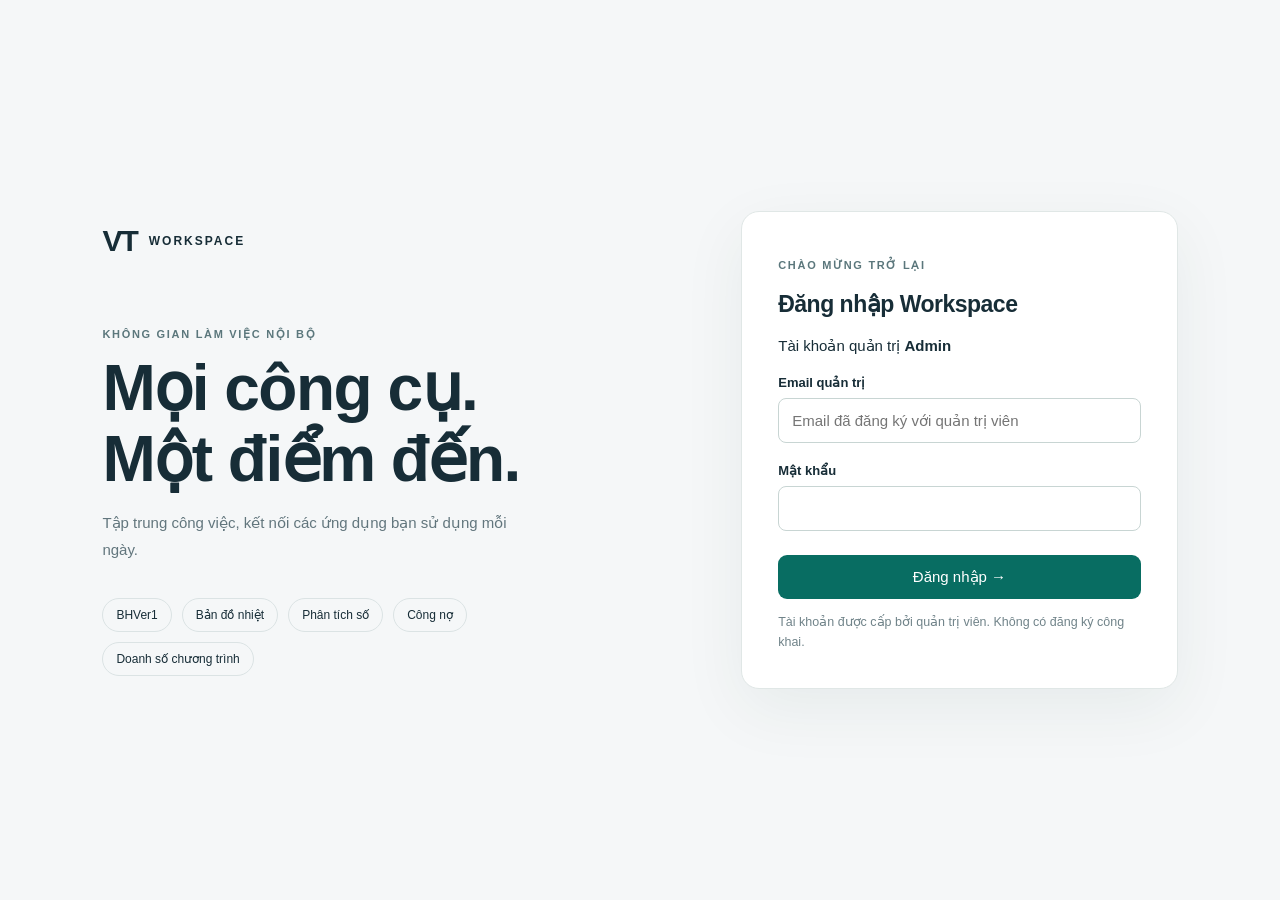
<file: index.html>
<!doctype html>
<html lang="vi">
<head>
<meta charset="utf-8"><meta name="viewport" content="width=device-width,initial-scale=1">
<meta name="referrer" content="no-referrer">
<title>VT Workspace · Cổng ứng dụng</title>
<link rel="stylesheet" href="styles.css">
<script src="config.js" defer></script><script src="app.js?v=doanhso-20261022" defer></script>
</head>
<body>
<section id="login" class="login">
 <div class="intro"><div class="brand">VT<span>WORKSPACE</span></div><p class="eyebrow">KHÔNG GIAN LÀM VIỆC NỘI BỘ</p><h1>Mọi công cụ.<br>Một điểm đến.</h1><p>Tập trung công việc, kết nối các ứng dụng bạn sử dụng mỗi ngày.</p><div class="pills"><span>BHVer1</span><span>Bản đồ nhiệt</span><span>Phân tích số</span><span>Công nợ</span><span>Doanh số chương trình</span></div></div>
 <form id="login-form" class="login-card"><p class="eyebrow">CHÀO MỪNG TRỞ LẠI</p><h2>Đăng nhập Workspace</h2><p>Tài khoản quản trị <strong>Admin</strong></p><label for="email">Email quản trị</label><input id="email" type="email" autocomplete="username" required placeholder="Email đã đăng ký với quản trị viên"><label for="password">Mật khẩu</label><input id="password" type="password" autocomplete="current-password" required><button id="submit" type="submit">Đăng nhập →</button><p id="auth-status" role="status" aria-live="polite"></p><small>Tài khoản được cấp bởi quản trị viên. Không có đăng ký công khai.</small></form>
</section>
<div id="workspace" class="workspace" hidden>
 <aside><div class="brand">VT<span>WORKSPACE</span></div><p class="eyebrow">KHÔNG GIAN LÀM VIỆC</p><nav id="menu" aria-label="Ứng dụng"></nav><div class="account"><b>Admin</b><small>Quản trị viên</small><button id="logout">Đăng xuất</button></div></aside>
 <main><header><span>Cổng ứng dụng / <b id="breadcrumb">Tổng quan</b></span><span class="badge">Nội bộ</span></header>
 <section id="home"><p class="eyebrow">VT WORKSPACE</p><h1>Chào Admin,</h1><p class="subtitle">Hôm nay bạn muốn làm việc với công cụ nào?</p><div class="summary"><div><span>KHÔNG GIAN CỦA BẠN</span><h2>Năm công cụ, kết nối liền mạch.</h2><p>Chọn một ứng dụng để bắt đầu ngay trong Workspace.</p></div><strong>05<small>ỨNG DỤNG</small></strong></div><div class="section-title"><h2>Ứng dụng của bạn</h2><span>Truy cập nhanh</span></div><div id="cards" class="cards"></div><p class="footnote">Nếu ứng dụng không hiển thị trong khung, hãy chọn “Mở tab mới”.</p></section>
 <section id="tool" hidden><div class="tool-heading"><div><p class="eyebrow">ỨNG DỤNG</p><h1 id="tool-title"></h1></div><div class="tool-actions"><button id="expand-tool" type="button" aria-pressed="false">Phóng to ⛶</button><a id="external" class="button" target="_blank" rel="noopener noreferrer">Mở tab mới ↗</a></div></div><p id="frame-status" role="status">Đang mở ứng dụng… Nếu khung trống hoặc báo lỗi, dùng “Mở tab mới”.</p><iframe id="frame" title="Ứng dụng đang chọn" referrerpolicy="no-referrer" sandbox="allow-scripts allow-same-origin allow-forms allow-downloads allow-popups allow-popups-to-escape-sandbox allow-modals"></iframe></section>
 </main>
</div>
</body></html>
</file>
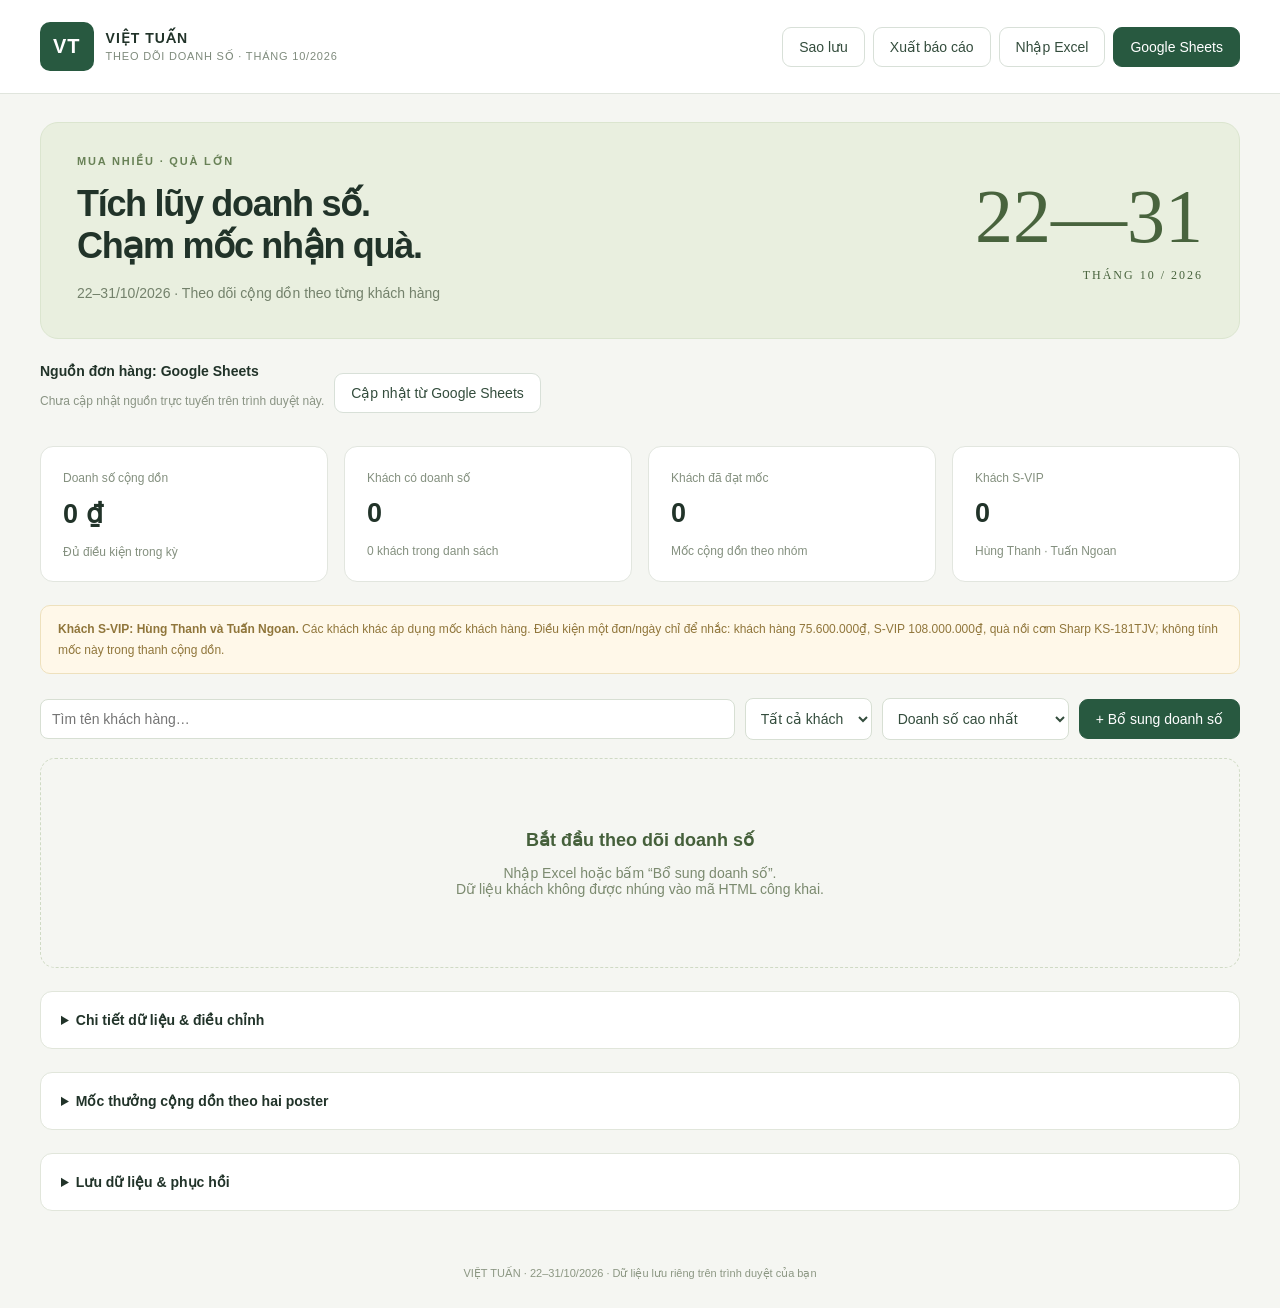
<file: doanh-so/index.html>
<!doctype html>
<html lang="vi">
<head>
<meta charset="utf-8"><meta name="viewport" content="width=device-width,initial-scale=1">
<title>Việt Tuấn · Tiến độ doanh số</title>
<style>
:root{font-family:Inter,'Segoe UI',Arial,sans-serif;color:#213329;background:#f5f6f2;font-size:14px}*{box-sizing:border-box}body{margin:0}button,input,select{font:inherit}button{cursor:pointer;border:1px solid #d8e0d8;background:white;color:#344d3d;padding:11px 16px;border-radius:9px}button:hover{background:#edf2ea}button:disabled{opacity:.5;cursor:wait}.primary{background:#285940;border-color:#285940;color:#fff}.primary:hover{background:#1a422d}header{background:#fff;border-bottom:1px solid #e0e5dd;padding:22px max(24px,calc((100% - 1200px)/2));display:flex;align-items:center;justify-content:space-between;gap:16px}.brand{display:flex;align-items:center;gap:12px;font-weight:800;letter-spacing:1px}.monogram{background:#285940;color:white;border-radius:10px;padding:13px;font-size:20px}.sub{font-size:11px;color:#7f8b7d;letter-spacing:.8px;font-weight:500;margin-top:4px}.actions{display:flex;gap:8px;flex-wrap:wrap}main{max-width:1248px;margin:auto;padding:28px 24px}h1{font-size:36px;letter-spacing:-1.3px;font-weight:700;margin:15px 0}h2{font-size:18px;margin:0 0 14px}p{line-height:1.7}.hero{background:#e9efdf;border:1px solid #dbe5cf;border-radius:18px;padding:32px 36px;display:flex;justify-content:space-between;align-items:center}.eyebrow{color:#688156;font-weight:700;font-size:11px;letter-spacing:1.8px}.hero p{color:#73816b;margin:0}.date{font:76px Georgia,serif;color:#48633d;line-height:1}.date small{display:block;font:12px 'Segoe UI';letter-spacing:2px;margin-top:14px;text-align:right}.stats{display:grid;grid-template-columns:repeat(4,1fr);gap:16px;margin:23px 0}.stat{border:1px solid #e2e6df;background:white;border-radius:13px;padding:22px}.stat span{color:#84907f;font-size:12px}.stat strong{display:block;font-size:27px;margin:13px 0}.note{background:#fff8e9;border:1px solid #eee1bd;color:#90763b;border-radius:10px;padding:13px 17px;font-size:12px;line-height:1.7;margin:18px 0}.toolbar{display:flex;gap:10px;align-items:center;margin:24px 0 18px;flex-wrap:wrap}input,select{border:1px solid #d7dfd3;background:white;border-radius:8px;padding:11px;color:#344d3d}input[type=search]{flex:1;min-width:180px}.cards{display:grid;grid-template-columns:repeat(3,minmax(0,1fr));gap:18px}.card{background:white;border:1px solid #e0e6da;border-radius:15px;padding:24px;animation:appear .4s ease}.card.vip{border-color:#dbc68b;background:linear-gradient(140deg,#fffdf7,#fff)}.row{display:flex;justify-content:space-between;align-items:center;gap:12px}.name{font-weight:700;font-size:16px;line-height:1.5}.badge{display:inline-block;background:#edf2e9;color:#607653;font-size:10px;letter-spacing:.4px;padding:5px 9px;border-radius:6px;white-space:nowrap}.vip .badge{background:#f6edcf;color:#a27d27}.money{font-size:28px;font-weight:700;letter-spacing:-.7px;margin:24px 0 5px;font-variant-numeric:tabular-nums}.muted{color:#8a9484;font-size:12px}.track{height:12px;background:#eef2e9;border-radius:30px;overflow:hidden;margin:13px 0;position:relative}.fill{height:100%;width:0;min-width:0;background:linear-gradient(90deg,#6e9958,#2d6545);border-radius:30px;transition:width 1.1s cubic-bezier(.18,.75,.25,1);position:relative;overflow:hidden}.vip .fill{background:linear-gradient(90deg,#d5b464,#b68d37)}.fill:after{content:'';position:absolute;inset:0;width:50%;background:linear-gradient(90deg,transparent,#ffffff50,transparent);animation:shine 2.4s linear infinite}.next{font-size:12px;line-height:1.7;color:#697a5d;min-height:42px}.milestones{margin:18px 0 0;border-top:1px solid #edf0e7;padding-top:12px}.milestone{display:flex;gap:8px;align-items:flex-start;font-size:11px;color:#929b8b;padding:7px 0;line-height:1.5}.dot{width:14px;height:14px;border:1px solid #d7dfcf;border-radius:50%;flex-shrink:0;margin-top:2px;text-align:center;font-size:9px}.milestone.met{color:#3c7148}.met .dot{background:#4a7e50;border-color:#4a7e50;color:white}.empty{grid-column:1/-1;padding:70px 25px;text-align:center;border:1px dashed #cfdac4;border-radius:15px;color:#7b8a6f}.empty h2{color:#45603b}details{background:white;border:1px solid #e1e6db;border-radius:12px;padding:20px;margin-top:23px}summary{cursor:pointer;font-weight:600}details p{color:#7b886f;font-size:12px}.tablewrap{overflow:auto;margin-top:15px}table{width:100%;border-collapse:collapse;text-align:left;font-size:12px}td,th{padding:12px;border-bottom:1px solid #edf0e7;vertical-align:top}th{color:#7d8e72;white-space:nowrap}td small{display:block;margin-top:5px;color:#95a18c}td button{font-size:11px;padding:5px 9px}dialog{border:1px solid #dbe2d3;border-radius:16px;padding:28px;max-width:650px;width:calc(100% - 32px);max-height:90vh}dialog::backdrop{background:#1b302866;backdrop-filter:blur(3px)}.form{display:grid;grid-template-columns:1fr 1fr;gap:16px;margin:22px 0}label{display:grid;gap:8px;font-size:12px;color:#778a6c}.full{grid-column:1/-1}.check{display:flex;gap:10px;align-items:center}.check input{width:17px;height:17px}#message:not(:empty){background:#e5efdd;padding:13px 18px;border-radius:9px;margin-bottom:18px;color:#446b35}#message.error{background:#fbe9e1;color:#9b4b34}.upload{border:1px dashed #c2cfb6;border-radius:12px;padding:22px;background:#f7faf4;margin:20px 0}.upload input{max-width:100%}.loader{height:5px;background:#edf2e7;border-radius:6px;overflow:hidden;margin:14px 0}.loader span{display:block;width:40%;height:100%;background:#6b9154;animation:loading 1s ease-in-out infinite}footer{color:#8c9783;font-size:11px;text-align:center;padding:28px}button:focus-visible,input:focus-visible,select:focus-visible,summary:focus-visible{outline:3px solid #b1c198;outline-offset:3px}[hidden]{display:none!important}@keyframes shine{from{left:-60%}to{left:120%}}@keyframes loading{from{transform:translateX(-100%)}to{transform:translateX(350%)}}@keyframes appear{from{opacity:0;transform:translateY(8px)}to{opacity:1;transform:translateY(0)}}@media(min-width:1450px){.cards{grid-template-columns:repeat(3,minmax(0,1fr))}}@media(max-width:1000px){.cards{grid-template-columns:repeat(2,minmax(0,1fr))}.stats{grid-template-columns:repeat(2,1fr)}}@media(max-width:650px){header{align-items:flex-start;flex-direction:column;padding:18px}.hero{padding:24px}.date{display:none}h1{font-size:28px}.cards{grid-template-columns:1fr}main{padding:20px 16px}.stats{gap:10px}.stat{padding:17px}.stat strong{font-size:22px}.form{grid-template-columns:1fr}.full{grid-column:1}.toolbar button{flex:1}.card{padding:22px}}@media(prefers-reduced-motion:reduce){*,*:after{animation:none!important;transition:none!important}}
</style>
</head>
<body>
<header><div class="brand"><div class="monogram">VT</div><div>VIỆT TUẤN<div class="sub">THEO DÕI DOANH SỐ · THÁNG 10/2026</div></div></div><div class="actions"><button id="backup">Sao lưu</button><button id="csv">Xuất báo cáo</button><button id="open-import">Nhập Excel</button><button class="primary" id="open-google">Google Sheets</button></div></header>
<main><div id="message" role="status" aria-live="polite"></div><div class="hero"><div><div class="eyebrow">MUA NHIỀU · QUÀ LỚN</div><h1>Tích lũy doanh số.<br>Chạm mốc nhận quà.</h1><p>22–31/10/2026 · Theo dõi cộng dồn theo từng khách hàng</p></div><div class="date">22—31<small>THÁNG 10 / 2026</small></div></div>
<div class="toolbar"><div><b>Nguồn đơn hàng: Google Sheets</b><p id="source-status" class="muted">Chưa cập nhật nguồn trực tuyến trên trình duyệt này.</p></div><button id="sync-google">Cập nhật từ Google Sheets</button></div><div class="stats" id="stats"></div>
<div class="note"><b>Khách S‑VIP: Hùng Thanh và Tuấn Ngoan.</b> Các khách khác áp dụng mốc khách hàng. Điều kiện một đơn/ngày chỉ để nhắc: khách hàng 75.600.000₫, S‑VIP 108.000.000₫, quà nồi cơm Sharp KS-181TJV; không tính mốc này trong thanh cộng dồn.</div>
<div class="toolbar"><input type="search" id="search" placeholder="Tìm tên khách hàng…" aria-label="Tìm khách"><select id="group" aria-label="Nhóm khách"><option value="all">Tất cả khách</option><option value="regular">Khách hàng</option><option value="svip">S-VIP</option><option value="met">Đã đạt mốc</option></select><select id="sort" aria-label="Sắp xếp"><option value="sales">Doanh số cao nhất</option><option value="next">Gần đạt mốc tiếp theo</option><option value="name">Tên khách A–Z</option></select><button id="add" class="primary">+ Bổ sung doanh số</button></div>
<div id="cards" class="cards"></div>
<details><summary>Chi tiết dữ liệu & điều chỉnh</summary><p>Dòng trong kỳ, xác nhận đã gồm VAT 8% mới cộng vào doanh số. Điều hòa Daikin bị loại. Dữ liệu chưa rõ sản phẩm/VAT cần được xác nhận. Hủy dòng cũ trước khi nhập lại giao dịch đã sửa.</p><div id="quality"></div><div class="toolbar"><input id="line-search" type="search" placeholder="Tìm khách hoặc sản phẩm trong dữ liệu…" aria-label="Tìm dòng"><select id="line-period" aria-label="Kỳ dữ liệu"><option value="campaign">Trong kỳ chương trình</option><option value="all">Tất cả ngày</option></select></div><div id="lines" class="tablewrap"></div><div id="pager" class="row"></div></details>
<details><summary>Mốc thưởng cộng dồn theo hai poster</summary><div id="rules" class="tablewrap"></div><p>Các mốc hiển thị là điều kiện đạt, không xác nhận quà được cộng dồn. Nguồn: hai poster khách hàng và S-VIP. Tiền đã gồm VAT 8%. Không tính doanh số điều hòa Daikin. File Tồn - Giá.xlsx ban đầu chưa có đơn trong kỳ 22–31/10, nên nhập file gốc sẽ chưa phát sinh doanh số kỳ này.</p></details>
<details><summary>Lưu dữ liệu & phục hồi</summary><p>Ứng dụng HTML chạy ngay trên GitHub Pages, không cần máy chủ hay tài khoản. Dữ liệu nằm trong trình duyệt này, không tự đồng bộ giữa máy/điện thoại. Sao lưu JSON thường xuyên. Không đưa Excel hoặc bản sao lưu chứa dữ liệu khách lên repository công khai.</p><label>Phục hồi từ bản sao lưu JSON<input type="file" id="restore-file" accept=".json"></label><p>Phục hồi ghép với dữ liệu hiện có theo mã dòng, giữ bản hiện có nếu trùng mã.</p><button id="restore">Nhập bản sao lưu</button></details>
</main><footer>VIỆT TUẤN · 22–31/10/2026 · Dữ liệu lưu riêng trên trình duyệt của bạn</footer>
<dialog id="entry"><h2>Bổ sung doanh số khách hàng</h2><p class="muted">Nhập thành tiền thực tế của một sản phẩm hoặc phần doanh số đã đối soát. Không nhập trùng các giao dịch đã có trong Excel.</p><form id="entry-form"><div class="form"><label class="full">Tên khách hàng<input name="customer" list="customer-names" required placeholder="VD: Điện Máy Hùng Thanh HY"><datalist id="customer-names"></datalist></label><label>Ngày ghi nhận<input type="date" name="date" value="2026-10-22" required></label><label>Thành tiền (VND)<input type="number" name="amount" min="1" max="9000000000000" step="1" required></label><label class="full">Sản phẩm / ghi chú đối soát<input name="product" required placeholder="VD: Máy giặt Panasonic hoặc doanh số đã đối soát"></label><label>Hãng (nếu có)<input name="brand"></label><label>Loại doanh số<select name="classification"><option value="auto">Tự nhận diện sản phẩm</option><option value="include">Đã đối soát, không gồm điều hòa Daikin</option><option value="review">Chưa rõ, chờ đối soát</option></select></label><label class="full check"><input type="checkbox" name="vat"> Xác nhận số tiền đã gồm VAT 8%</label></div><div class="actions"><button type="button" data-close="entry">Đóng</button><button class="primary">Lưu doanh số</button></div></form></dialog>
<dialog id="import-dialog"><h2>Nhập Excel bán hàng</h2><p class="muted">Đọc sheet Đơn hàng và Danh sách khách theo cấu trúc Tồn - Giá.xlsx. Không lấy tồn kho nhân giá làm doanh số.</p><div class="upload"><label>Chọn file .xlsx (tối đa 12 MB)<input type="file" id="excel" accept=".xlsx"></label></div><div class="form"><label>Cột thành tiền<select id="amount-column"><option>Tổng tiền</option><option>Giá trị đã trừ chiết khấu</option><option>Giá trị</option></select></label><label class="check"><input type="checkbox" id="excel-vat"> Xác nhận tiền đã gồm VAT 8%</label></div><div id="busy" hidden><div class="loader"><span></span></div><p class="muted">Đang đọc và kiểm tra dữ liệu…</p></div><div id="preview"></div><div class="actions"><button data-close="import-dialog">Đóng</button><button id="inspect">Kiểm tra tệp</button><button id="commit" class="primary" hidden>Xác nhận nhập</button></div></dialog>
<dialog id="google-dialog"><h2>Kết nối nguồn đơn hàng</h2><p>Tab <b>Đơn hàng</b> · Tệp <b>Tồn - Giá</b></p><p><a id="google-source-link" target="_blank" rel="noopener noreferrer">Mở bảng nguồn Google Sheets ↗</a></p><p class="muted">Đọc Số, Ngày, Đối tượng, Nội dung, Tổng tiền và Hãng. Không chỉnh sửa bảng nguồn. Các lần cập nhật thay thế dữ liệu Google trước đó, giữ riêng doanh số bổ sung thủ công.</p><label class="check"><input type="checkbox" id="google-vat"> Tôi xác nhận cột Tổng tiền đã gồm VAT 8%</label><p class="muted">Nếu chưa xác nhận, dữ liệu vẫn được tải nhưng chưa cộng vào tiến độ. Có thể xác nhận từng dòng sau.</p><label class="check"><input type="checkbox" id="google-auto"> Tự cập nhật mỗi 5 phút khi đang mở trang</label><div id="google-busy" hidden><div class="loader"><span></span></div><p>Đang đọc Google Sheets…</p></div><div id="google-preview"></div><p class="note">Lần kết nối đầu bỏ qua dòng Excel trùng hoàn toàn. Nếu đã nhập Excel có giao dịch cũ nay bị sửa trên Sheets, hãy hủy dòng Excel cũ để tránh cộng hai lần. Doanh số nhập tay không tự đối chiếu trùng với Sheets.</p><div class="actions"><button data-close="google-dialog">Đóng</button><button id="google-check">Đọc & kiểm tra nguồn</button><button id="google-commit" class="primary" hidden>Lưu & kết nối nguồn</button></div></dialog>
<script>
'use strict';
const KEY='vt-sales-oct-2026-v2', START='2026-10-22', END='2026-10-31';
const GOOGLE_ID='1-9_nJCydsL3bmdcjKUr24FLkAkJsf6lKb8T9SXNhv4k',GOOGLE_GID='912353833',GOOGLE_SOURCE=GOOGLE_ID+':'+GOOGLE_GID;
const GOOGLE_URL='https://docs.google.com/spreadsheets/d/'+GOOGLE_ID+'/edit?gid='+GOOGLE_GID+'#gid='+GOOGLE_GID;
const $=s=>document.querySelector(s),esc=v=>String(v??'').replace(/[&<>"']/g,c=>({'&':'&amp;','<':'&lt;','>':'&gt;','"':'&quot;',"'":'&#39;'}[c]));
const norm=v=>String(v??'').normalize('NFD').replace(/[\u0300-\u036f]/g,'').replace(/đ/g,'d').replace(/Đ/g,'D').toLowerCase().trim().replace(/\s+/g,' ');
const money=n=>new Intl.NumberFormat('vi-VN').format(n)+' ₫';
const RULES={regular:[[216000000,'Lò vi sóng Electrolux'],[432000000,'Máy giặt Toshiba AW-M905BV (MK)'],[540000000,'Máy giặt Panasonic NA-F90S10BRV'],[756000000,'Máy sấy Electrolux EDV904H3WC'],[1080000000,'Điều hòa Daikin FTF50XV1V/RF50XV1V']],svip:[[324000000,'Lò vi sóng Electrolux'],[594000000,'Máy giặt Toshiba AW-M905BV (MK)'],[756000000,'Máy giặt Panasonic NA-F90S10BRV'],[1080000000,'Máy giặt Electrolux EWF1024D3SC']]};
let data={version:2,customers:[],lines:[],imports:[]},pending=null,linePage=0,googlePending=null,syncBusy=false;
try{const saved=JSON.parse(localStorage.getItem(KEY)||'null');if(saved) data=validate(saved);}catch(e){notify('Không đọc được dữ liệu đã lưu. Hãy phục hồi bản sao lưu; dữ liệu cũ chưa bị ghi đè.',true);}
function notify(text,error=false){$('#message').textContent=text;$('#message').className=error?'error':'';}
function validate(d){if(d?.version!==2||!Array.isArray(d.customers)||!Array.isArray(d.lines)||!Array.isArray(d.imports)||d.lines.length>100000)throw Error('Bản sao lưu không đúng định dạng v2.');for(const c of d.customers)if(typeof c!=='string'||!c.trim())throw Error('Tên khách không hợp lệ.');for(const l of d.lines){if(!l||typeof l.id!=='string'||typeof l.customer!=='string'||!l.customer.trim()||!Number.isSafeInteger(l.amount)||typeof l.product!=='string'||typeof l.brand!=='string'||!['auto','include','review'].includes(l.classification)||typeof l.vat!=='boolean'||typeof l.cancelled!=='boolean'||!validDate(l.date))throw Error('Dòng sao lưu không hợp lệ.');}if(new Set(d.lines.map(l=>l.id)).size!==d.lines.length)throw Error('Bản sao lưu có mã dòng trùng.');return d;}
function persist(next){localStorage.setItem(KEY,JSON.stringify(next));data=next;render();}
function tier(name){return /(^|\s)(hung thanh|tuan ngoan)(\s|$)/.test(norm(name))?'svip':'regular';}
function customerKey(name){const m=norm(name).match(/(^|\s)(hung thanh|tuan ngoan)(\s|$)/);return m?'svip:'+m[2]:norm(name);}
function decision(l){const text=norm(l.product+' '+l.brand);if(text.includes('daikin')&&/dieu hoa|dan lanh|dan nong|may lanh/.test(text))return 'exclude';if(l.classification==='review')return 'review';if(l.classification==='include')return 'include';if(text.includes('daikin')||!norm(l.product))return 'review';return 'include';}
const inPeriod=l=>l.date>=START&&l.date<=END;
const eligible=l=>!l.cancelled&&inPeriod(l)&&l.vat&&decision(l)==='include';
function customers(){const map=new Map();for(const n of [...data.customers,...data.lines.map(l=>l.customer)])if(n.trim()&&!map.has(customerKey(n)))map.set(customerKey(n),{name:n,tier:tier(n),total:0,count:0});for(const l of data.lines)if(eligible(l)){const c=map.get(customerKey(l.customer));c.total+=l.amount;c.count++;}return [...map.values()].map(c=>({...c,met:RULES[c.tier].filter(([n])=>c.total>=n),next:RULES[c.tier].find(([n])=>c.total<n)}));}
function render(){const all=customers(),total=data.lines.filter(eligible).reduce((a,l)=>a+l.amount,0),active=all.filter(c=>c.count>0),met=all.filter(c=>c.met.length>0);
 $('#source-status').textContent=data.googleState?'Cập nhật '+new Date(data.googleState.time).toLocaleString('vi-VN')+' · '+data.googleState.rows+' dòng · '+(data.googleState.auto?'Tự cập nhật mỗi 5 phút':'Cập nhật thủ công'):'Chưa cập nhật nguồn trực tuyến trên trình duyệt này.';
 $('#stats').innerHTML=[['Doanh số cộng dồn',money(total),'Đủ điều kiện trong kỳ'],['Khách có doanh số',active.length,all.length+' khách trong danh sách'],['Khách đã đạt mốc',met.length,'Mốc cộng dồn theo nhóm'],['Khách S-VIP',all.filter(c=>c.tier==='svip').length,'Hùng Thanh · Tuấn Ngoan']].map(([a,b,c])=>'<div class="stat"><span>'+a+'</span><strong>'+b+'</strong><span>'+c+'</span></div>').join('');
 const q=norm($('#search').value),group=$('#group').value;let list=all.filter(c=>norm(c.name).includes(q)&&(group==='all'||(group==='met'?c.met.length>0:c.tier===group)));const sort=$('#sort').value;
 list.sort((a,b)=>sort==='name'?a.name.localeCompare(b.name,'vi'):sort==='next'?(a.next?Math.max(0,a.next[0]-a.total):Infinity)-(b.next?Math.max(0,b.next[0]-b.total):Infinity):b.total-a.total);
 $('#cards').innerHTML=list.length?list.map(c=>{const target=c.next?.[0]||RULES[c.tier].at(-1)[0],pct=Math.max(0,Math.min(100,c.total/target*100));return '<article class="card '+(c.tier==='svip'?'vip':'')+'"><div class="row"><div class="name">'+esc(c.name)+'</div><span class="badge">'+(c.tier==='svip'?'S-VIP':'KHÁCH HÀNG')+'</span></div><div class="money">'+money(c.total)+'</div><div class="row muted"><span>'+c.met.length+'/'+RULES[c.tier].length+' mốc cộng dồn đã đạt</span><span>'+pct.toFixed(1)+'%</span></div><div class="track" role="progressbar" aria-label="Tiến độ '+esc(c.name)+' tới '+money(target)+'" aria-valuenow="'+pct.toFixed(1)+'" aria-valuemin="0" aria-valuemax="100"><div class="fill" data-percent="'+pct+'"></div></div><div class="next">'+(c.next?'Còn <b>'+money(c.next[0]-c.total)+'</b> để đạt<br>'+esc(c.next[1]):'<b>Đã đạt mốc cộng dồn cao nhất.</b>')+'</div><div class="milestones">'+RULES[c.tier].map(([n,g])=>'<div class="milestone '+(c.total>=n?'met':'')+'"><span class="dot">'+(c.total>=n?'✓':'')+'</span><span><b>'+money(n)+'</b> · '+esc(g)+'</span></div>').join('')+'</div></article>';}).join(''):'<div class="empty"><h2>'+(!all.length?'Bắt đầu theo dõi doanh số':'Không tìm thấy khách phù hợp')+'</h2>'+(!all.length?'Nhập Excel hoặc bấm “Bổ sung doanh số”.<br>Dữ liệu khách không được nhúng vào mã HTML công khai.':'Thử đổi tên tìm kiếm hoặc bộ lọc.')+'</div>';
 requestAnimationFrame(()=>requestAnimationFrame(()=>document.querySelectorAll('[data-percent]').forEach(e=>e.style.width=e.dataset.percent+'%')));
 $('#customer-names').innerHTML=all.map(c=>'<option value="'+esc(c.name)+'">').join('');renderLines();
}
function renderLines(){const ls=data.lines.filter(l=>!l.cancelled&&inPeriod(l));$('#quality').innerHTML='<p class="note">Trong kỳ: '+ls.filter(l=>!l.vat).length+' dòng chờ VAT · '+ls.filter(l=>decision(l)==='review').length+' dòng cần đối soát · '+ls.filter(l=>decision(l)==='exclude').length+' dòng điều hòa Daikin bị loại.</p>';
 const q=norm($('#line-search').value),list=data.lines.filter(l=>($('#line-period').value==='all'||inPeriod(l))&&norm(l.customer+' '+l.product).includes(q)).slice().reverse();linePage=Math.max(0,Math.min(linePage,Math.ceil(list.length/30)-1));
 $('#lines').innerHTML='<table><thead><tr><th>Ngày</th><th>Khách / sản phẩm</th><th>Thành tiền</th><th>Điều kiện</th><th>Xử lý</th></tr></thead><tbody>'+list.slice(linePage*30,(linePage+1)*30).map(l=>'<tr><td>'+esc(l.date)+'</td><td>'+esc(l.customer)+'<small>'+esc(l.product)+' · '+esc(l.brand)+'</small></td><td>'+money(l.amount)+'</td><td>'+(l.cancelled?'Đã hủy':!inPeriod(l)?'Ngoài kỳ':decision(l)==='exclude'?'Loại Daikin':!l.vat?'Chờ VAT':decision(l)==='review'?'Chờ đối soát':'Được cộng')+'</td><td>'+(!l.cancelled?'<button data-action="vat" data-id="'+esc(l.id)+'">'+(l.vat?'Bỏ VAT':'Xác nhận VAT')+'</button> '+(decision(l)==='review'?'<button data-action="review" data-id="'+esc(l.id)+'">Xác nhận không có ĐH Daikin</button> ':''):'')+'<button data-action="cancel" data-id="'+esc(l.id)+'">'+(l.cancelled?'Khôi phục':'Hủy dòng')+'</button></td></tr>').join('')+'</tbody></table>';
 $('#pager').innerHTML='<p class="muted">'+list.length+' dòng · Trang '+(linePage+1)+'/'+Math.max(1,Math.ceil(list.length/30))+'</p><div><button id="previous" '+(!linePage?'disabled':'')+'>Trước</button> <button id="next-page" '+((linePage+1)*30>=list.length?'disabled':'')+'>Sau</button></div>';
}
function validDate(s){return typeof s==='string'&&/^\d{4}-\d{2}-\d{2}$/.test(s)&&!isNaN(Date.parse(s))&&new Date(s+'T00:00:00Z').toISOString().slice(0,10)===s;}
function amount(v){if(typeof v==='number'&&Number.isSafeInteger(v))return v;let s=String(v??'').trim().replace(/[ ₫đ]/g,'');if(s.endsWith('.00')&&s.split('.').length>2)s=s.slice(0,-3);if(!/^-?\d+(\.\d{3})*$/.test(s))throw Error('Thành tiền không hợp lệ: '+s);const n=Number(s.replace(/\./g,''));if(!Number.isSafeInteger(n))throw Error('Tiền vượt giới hạn');return n;}
async function execute(fn){try{await fn();}catch(e){notify(e.message,true);}}
$('#add').onclick=()=>$('#entry').showModal();$('#open-import').onclick=()=>$('#import-dialog').showModal();document.querySelectorAll('[data-close]').forEach(b=>b.onclick=()=>$('#'+b.dataset.close).close());
$('#entry-form').onsubmit=e=>{e.preventDefault();execute(()=>{const p=Object.fromEntries(new FormData(e.target)),n=amount(p.amount);if(n<=0||!validDate(p.date)||!p.customer.trim()||!p.product.trim())throw Error('Kiểm tra lại ngày, tên khách, sản phẩm và tiền.');if(!inPeriod(p))throw Error('Nhập ngày từ 22 đến 31/10/2026.');const c=customers().find(c=>norm(c.name)===norm(p.customer));const l={id:crypto.randomUUID(),customer:c?.name||p.customer.trim(),date:p.date,amount:n,product:p.product.trim(),brand:p.brand.trim(),classification:p.classification,vat:e.target.elements.vat.checked,cancelled:false,source:'Nhập bổ sung'};persist({...data,lines:[...data.lines,l]});e.target.reset();e.target.elements.date.value=START;$('#entry').close();notify('Đã thêm doanh số'+(!l.vat?' — đang chờ xác nhận VAT.':'.'));});};
['search','group','sort'].forEach(id=>$('#'+id).addEventListener('input',render));['line-search','line-period'].forEach(id=>$('#'+id).addEventListener('input',()=>{linePage=0;renderLines();}));
document.addEventListener('click',e=>{const b=e.target.closest('button');if(!b)return;if(b.id==='previous'){linePage--;renderLines();}if(b.id==='next-page'){linePage++;renderLines();}if(b.dataset.action)execute(()=>{const lines=data.lines.map(l=>l.id!==b.dataset.id?l:{...l,...(b.dataset.action==='vat'?{vat:!l.vat}:b.dataset.action==='review'?{classification:'include'}:{cancelled:!l.cancelled})});persist({...data,lines});notify('Đã cập nhật dòng doanh số.');});});
// XLSX reader: ZIP central directory + browser-native decompression, no CDN or uploaded data.
async function readZip(file){const bytes=new Uint8Array(await file.arrayBuffer()),dv=new DataView(bytes.buffer);let end=bytes.length-22;for(;end>=Math.max(0,bytes.length-65557)&&dv.getUint32(end,true)!==0x06054b50;end--);if(end<0||dv.getUint32(end,true)!==0x06054b50)throw Error('Không đọc được .xlsx. Hãy lưu lại bằng Excel.');let pos=dv.getUint32(end+16,true),count=dv.getUint16(end+10,true),entries=new Map(),total=0;if(count>5000)throw Error('Tệp có quá nhiều mục.');for(let i=0;i<count;i++){if(dv.getUint32(pos,true)!==0x02014b50)throw Error('Cấu trúc ZIP không hợp lệ');const method=dv.getUint16(pos+10,true),size=dv.getUint32(pos+20,true),unpacked=dv.getUint32(pos+24,true),nl=dv.getUint16(pos+28,true),extra=dv.getUint16(pos+30,true),comment=dv.getUint16(pos+32,true),offset=dv.getUint32(pos+42,true),name=new TextDecoder().decode(bytes.slice(pos+46,pos+46+nl));total+=unpacked;if(total>100*1024*1024)throw Error('Tệp giải nén quá lớn');entries.set(name,{method,size,offset});pos+=46+nl+extra+comment;}
 return async path=>{const e=entries.get(path);if(!e)return null;const o=e.offset,start=o+30+dv.getUint16(o+26,true)+dv.getUint16(o+28,true),chunk=bytes.slice(start,start+e.size);if(e.method===0)return new TextDecoder().decode(chunk);if(e.method!==8)throw Error('Kiểu nén không hỗ trợ');let stream;try{stream=new DecompressionStream('deflate-raw');}catch{throw Error('Trình duyệt cần Chrome/Edge mới để đọc Excel.');}return await new Response(new Blob([chunk]).stream().pipeThrough(stream)).text();};
}
function xml(s){const d=new DOMParser().parseFromString(s||'', 'application/xml');if(d.querySelector('parsererror'))throw Error('XML trong Excel bị lỗi');return d;}
async function readExcel(file){if(!file||!file.name.toLowerCase().endsWith('.xlsx'))throw Error('Chọn file .xlsx.');if(file.size>12*1024*1024)throw Error('Tệp tối đa 12 MB.');const get=await readZip(file),ss=await get('xl/sharedStrings.xml'),strings=ss?Array.from(xml(ss).getElementsByTagName('si'),si=>Array.from(si.getElementsByTagName('t'),t=>t.textContent).join('')):[],wb=xml(await get('xl/workbook.xml')),rels=xml(await get('xl/_rels/workbook.xml.rels')),paths=new Map(Array.from(rels.getElementsByTagName('Relationship'),r=>[r.getAttribute('Id'),r.getAttribute('Target')])),sheets=[];
 for(const sheet of wb.getElementsByTagName('sheet')){const name=sheet.getAttribute('name');if(!['Đơn hàng','Danh sách khách'].includes(name))continue;let path=paths.get(sheet.getAttribute('r:id'));if(!path)continue;path=path.startsWith('/')?path.slice(1):'xl/'+path;path=path.replace('xl/xl/','xl/');const source=await get(path);if(!source)throw Error('Thiếu sheet '+name);const rows=[];for(const row of xml(source).getElementsByTagName('row')){const vals=[];for(const c of row.getElementsByTagName('c')){const ref=c.getAttribute('r')||'A1',letters=ref.match(/[A-Z]+/)[0];let col=0;for(const ch of letters)col=col*26+ch.charCodeAt(0)-64;const typ=c.getAttribute('t'),v=c.getElementsByTagName('v')[0]?.textContent;vals[col-1]=typ==='s'?strings[Number(v)]:typ==='inlineStr'?Array.from(c.getElementsByTagName('t'),t=>t.textContent).join(''):v==null?'':typ==='str'||typ==='e'?v:Number.isFinite(Number(v))?Number(v):v;}rows.push({n:Number(row.getAttribute('r')),values:vals});}sheets.push({name,rows});}return sheets;
}
function excelDate(v){if(typeof v==='number'){const serial=Math.floor(v),d=new Date(Date.UTC(1899,11,30)+serial*86400000);if(!isNaN(d))return d.toISOString().slice(0,10);}const s=String(v??'').trim();if(validDate(s.slice(0,10)))return s.slice(0,10);const m=s.match(/^(\d{1,2})\/(\d{1,2})\/(\d{4})$/);if(m){const d=m[3]+'-'+m[2].padStart(2,'0')+'-'+m[1].padStart(2,'0');if(validDate(d))return d;}throw Error('Ngày không hợp lệ');}
async function sha(text){return Array.from(new Uint8Array(await crypto.subtle.digest('SHA-256',new TextEncoder().encode(text))),b=>b.toString(16).padStart(2,'0')).join('');}
function googleDate(v){const m=String(v??'').match(/^Date\((\d{4}),(\d{1,2}),(\d{1,2})(?:,.*)?\)$/);if(!m)return excelDate(v);const s=m[1]+'-'+String(Number(m[2])+1).padStart(2,'0')+'-'+m[3].padStart(2,'0');if(!validDate(s))throw Error('Ngày Google Sheets không hợp lệ');return s;}
async function parseGoogle(text){const match=text.match(/google\.visualization\.Query\.setResponse\(([\s\S]*)\);?\s*$/);if(!match)throw Error('Không đọc được nguồn Sheets. Có thể quyền đọc đã thay đổi; dữ liệu cũ vẫn được giữ. Dùng nhập Excel dự phòng.');const d=JSON.parse(match[1]);if(d.status!=='ok'||!Array.isArray(d.table?.rows))throw Error('Google Sheets trả lỗi; dữ liệu cũ được giữ.');const expected=['Số','Ngày','Đối tượng','Nội dung','Tổng tiền','Hãng'];if(JSON.stringify(d.table.cols.map(c=>c.label))!==JSON.stringify(expected))throw Error('Cột nguồn đã thay đổi. Cần Số, Ngày, Đối tượng, Nội dung, Tổng tiền, Hãng.');if(d.table.rows.length>20000)throw Error('Nguồn vượt giới hạn 20.000 dòng. Dữ liệu cũ vẫn được giữ.');const seen=new Map(),promises=[];for(const [i,row] of d.table.rows.entries()){const v=row.c.map(c=>c?.v??''),order=String(v[0]).trim(),customer=String(v[2]).trim(),product=String(v[3]).trim();if(!order||!customer||!product)throw Error('Dòng dữ liệu '+(i+1)+' thiếu số đơn, khách hoặc nội dung. Chưa cập nhật để tránh mất dòng.');const l={customer,date:googleDate(v[1]),product,brand:String(v[5]||''),amount:amount(v[4]),classification:'auto',vat:false,cancelled:false,source:'Google Sheets: '+order,sourceId:GOOGLE_SOURCE};const key=JSON.stringify([norm(customer),l.date,product,l.brand,l.amount,order]),occ=(seen.get(key)||0)+1;seen.set(key,occ);promises.push(sha(key+'#'+occ).then(id=>({...l,id:'excel:'+id})));}return Promise.all(promises);}
async function readGoogle(){const query='select A,B,C,F,P,Q where A is not null limit 20001',url='https://docs.google.com/spreadsheets/d/'+GOOGLE_ID+'/gviz/tq?gid='+GOOGLE_GID+'&headers=1&tqx=out:json&tq='+encodeURIComponent(query)+'&_='+Date.now();let r;try{r=await fetch(url,{credentials:'omit',cache:'no-store',referrerPolicy:'no-referrer',signal:AbortSignal.timeout(30000)});}catch{throw Error('Không kết nối được Google Sheets. Kiểm tra mạng hoặc dùng nhập Excel. Dữ liệu đã lưu vẫn được giữ.');}if(!r.ok)throw Error('Google Sheets trả mã '+r.status+'. Dữ liệu cũ được giữ.');const text=await r.text();if(text.length>20*1024*1024)throw Error('Nguồn quá lớn. Dữ liệu cũ được giữ.');const lines=await parseGoogle(text);if(!lines.length)throw Error('Nguồn đang rỗng. Không thay dữ liệu đã lưu; hãy kiểm tra bảng nguồn.');return lines;}
function mergeGoogle(current,lines,vat,auto){const old=new Map(current.lines.map(l=>[l.id,l])),incomingIds=new Set(lines.map(l=>l.id)),kept=current.lines.filter(l=>l.sourceId!==GOOGLE_SOURCE&&!incomingIds.has(l.id));const incoming=lines.map(l=>({...l,vat:vat||old.get(l.id)?.vat||false,cancelled:old.get(l.id)?.cancelled||false,classification:old.get(l.id)?.classification||'auto'}));return {...current,lines:[...kept,...incoming],googleState:{source:GOOGLE_SOURCE,time:new Date().toISOString(),rows:incoming.length,vat,auto}};}
function showGoogle(){googlePending=null;$('#google-preview').textContent='';$('#google-commit').hidden=true;$('#google-vat').checked=!!data.googleState?.vat;$('#google-auto').checked=!!data.googleState?.auto;$('#google-dialog').showModal();}
$('#google-source-link').href=GOOGLE_URL;$('#open-google').onclick=showGoogle;
$('#google-check').onclick=()=>execute(async()=>{if(syncBusy)return;syncBusy=true;$('#google-busy').hidden=false;$('#google-check').disabled=true;$('#google-commit').hidden=true;try{googlePending=await readGoogle();const days=googlePending.map(l=>l.date).sort();$('#google-preview').innerHTML='<p><b>'+googlePending.length+' dòng đơn · '+googlePending.filter(inPeriod).length+' dòng trong kỳ 22–31/10</b><br>Ngày nguồn: '+esc(days[0]||'—')+' → '+esc(days.at(-1)||'—')+'<br>Đọc cột Tổng tiền, không nhân số lượng hay tự thêm VAT.</p>';$('#google-commit').hidden=false;}finally{syncBusy=false;$('#google-busy').hidden=true;$('#google-check').disabled=false;}});
$('#google-commit').onclick=()=>execute(()=>{if(!googlePending)throw Error('Đọc & kiểm tra nguồn trước.');persist(mergeGoogle(data,googlePending,$('#google-vat').checked,$('#google-auto').checked));googlePending=null;$('#google-dialog').close();notify('Đã kết nối Google Sheets. Bấm cập nhật để lấy đơn mới; không cộng lại dòng đã đồng bộ.');});
async function syncGoogle(){if(syncBusy)return;if(!data.googleState){showGoogle();return;}syncBusy=true;const b=$('#sync-google');b.disabled=true;b.textContent='Đang cập nhật…';try{const lines=await readGoogle();persist(mergeGoogle(data,lines,!!data.googleState.vat,!!data.googleState.auto));notify('Đã cập nhật '+lines.length+' dòng từ Google Sheets. Doanh số thủ công và các xác nhận được giữ.');}finally{syncBusy=false;b.disabled=false;b.textContent='Cập nhật từ Google Sheets';}}
$('#sync-google').onclick=()=>execute(syncGoogle);
setInterval(()=>{if(data.googleState?.auto&&!document.hidden)execute(syncGoogle);},300000);
function invalidate() {pending=null;$('#commit').hidden=true;$('#preview').textContent='';}['excel','amount-column','excel-vat'].forEach(id=>$('#'+id).onchange=invalidate);
$('#inspect').onclick=()=>execute(async()=>{invalidate();$('#busy').hidden=false;$('#inspect').disabled=true;try{const sheets=await readExcel($('#excel').files[0]),lines=[],names=[],errors=[],seen=new Map(),column=$('#amount-column').value,vat=$('#excel-vat').checked;for(const sheet of sheets){const first=sheet.rows.find(r=>r.values.some(v=>v!==''&&v!=null));if(!first)continue;const h=first.values,get=(r,k)=>r[h.indexOf(k)];if(sheet.name==='Danh sách khách'){if(!h.includes('Tên'))throw Error('Danh sách khách thiếu cột Tên');for(const r of sheet.rows.filter(r=>r.n>first.n)){const name=get(r.values,'Tên');if(name)names.push(String(name).trim());}}else{for(const key of ['Số','Ngày','Đối tượng','Nội dung',column])if(!h.includes(key))throw Error('Đơn hàng thiếu cột '+key);for(const r of sheet.rows.filter(r=>r.n>first.n)){if(!r.values.some(v=>v!==''&&v!=null))continue;try{const row=r.values,customer=String(get(row,'Đối tượng')||'').trim(),product=String(get(row,'Nội dung')||'').trim(),order=String(get(row,'Số')||'').trim();if(!customer||!product||!order)throw Error('Thiếu số đơn, khách hoặc nội dung');const l={customer,date:excelDate(get(row,'Ngày')),product,brand:String(get(row,'Hãng')||''),amount:amount(get(row,column)),classification:'auto',vat,cancelled:false,source:'Excel: '+order+'; dòng '+r.n};const key=JSON.stringify([norm(customer),l.date,product,l.brand,l.amount,order]),occ=(seen.get(key)||0)+1;seen.set(key,occ);l.id='excel:'+await sha(key+'#'+occ);lines.push(l);}catch(e){errors.push('Dòng '+r.n+': '+e.message);}}}}
 if(!names.length&&!lines.length&&!errors.length)throw Error('Không có sheet hoặc dữ liệu đúng cấu trúc nguồn.');const existing=new Set(data.lines.map(l=>l.id)),fresh=lines.filter(l=>!existing.has(l.id));$('#preview').innerHTML='<p><b>'+names.length+' khách · '+lines.length+' dòng đơn</b><br>'+lines.filter(inPeriod).length+' dòng trong kỳ · '+fresh.length+' dòng mới · '+(lines.length-fresh.length)+' dòng trùng được bỏ qua.</p><p class="note">'+(errors.length?errors.length+' lỗi, hãy sửa trước khi nhập.':vat?'Đã xác nhận tiền gồm VAT 8%.':'VAT chưa xác nhận: chưa cộng doanh số.')+' Tệp sửa giao dịch cũ phải hủy dòng cũ trước khi nhập.</p>'+errors.slice(0,20).map(s=>'<p>'+esc(s)+'</p>').join('');if(!errors.length){pending={names,lines:fresh};$('#commit').hidden=false;}}finally{$('#busy').hidden=true;$('#inspect').disabled=false;}});
$('#commit').onclick=()=>execute(()=>{if(!pending)throw Error('Kiểm tra tệp trước khi nhập.');const count=pending.lines.length;persist({...data,customers:[...new Set([...data.customers,...pending.names])],lines:[...data.lines,...pending.lines],imports:[...data.imports,{time:new Date().toISOString(),lines:count}]});invalidate();$('#import-dialog').close();notify('Đã nhập '+count+' dòng mới. Dòng ngoài 22–31/10 không cộng vào chương trình.');});
function download(content,name,type){const url=URL.createObjectURL(new Blob([content],{type})),a=document.createElement('a');a.href=url;a.download=name;a.click();setTimeout(()=>URL.revokeObjectURL(url),3000);}
$('#backup').onclick=()=>download(JSON.stringify(data,null,2),'viet-tuan-doanh-so-2026.json','application/json');
$('#restore').onclick=()=>execute(async()=>{const f=$('#restore-file').files[0];if(!f||f.size>12*1024*1024)throw Error('Chọn bản sao lưu JSON dưới 12 MB.');const d=validate(JSON.parse(await f.text())),ids=new Set(data.lines.map(l=>l.id));persist({...data,customers:[...new Set([...data.customers,...d.customers])],lines:[...data.lines,...d.lines.filter(l=>!ids.has(l.id))],imports:[...data.imports,...d.imports]});notify('Đã phục hồi và ghép dữ liệu.');});
function csv(v){let s=String(v??'');if(typeof v==='string'&&/^[=+\-@\t\r]/.test(s))s="'"+s;return '"'+s.replace(/"/g,'""')+'"';}
$('#csv').onclick=()=>{const rows=[['Khách hàng','Nhóm','Doanh số cộng dồn','Số mốc đạt','Mốc đã đạt','Mốc tiếp theo','Còn thiếu'],...customers().map(c=>[c.name,c.tier==='svip'?'S-VIP':'Khách hàng',c.total,c.met.length,c.met.map(([n,g])=>n+' - '+g).join('; '),c.next?.[0]||'Đạt cao nhất',c.next?c.next[0]-c.total:0])];download('\ufeff'+rows.map(r=>r.map(csv).join(',')).join('\r\n'),'tien-do-khach-22-31-10-2026.csv','text/csv;charset=utf-8');};
$('#rules').innerHTML='<table><thead><tr><th>Khách hàng</th><th>S-VIP</th></tr></thead><tbody>'+RULES.regular.map(([n,g],i)=>'<tr><td><b>'+money(n)+'</b><br>'+esc(g)+'</td><td>'+(RULES.svip[i]?'<b>'+money(RULES.svip[i][0])+'</b><br>'+esc(RULES.svip[i][1]):'—')+'</td></tr>').join('')+'</tbody></table>';
render();
</script></body></html>
</file>
<file: styles.css>
:root{font-family:Segoe UI,Arial,sans-serif;color:#172d37;background:#f5f7f8;font-size:15px}*{box-sizing:border-box}body{margin:0}[hidden]{display:none!important}button,input,a{font:inherit}button,.button{cursor:pointer;border:0;border-radius:9px;padding:13px 18px;background:#086d62;color:white;text-decoration:none}button:hover,.button:hover{background:#09594f}button:disabled{opacity:.5;cursor:not-allowed}button:focus-visible,a:focus-visible,input:focus-visible{outline:3px solid #ddaf52;outline-offset:3px}.brand{font-size:30px;font-weight:800;letter-spacing:-2px;display:flex;align-items:center;gap:12px}.brand span{font-size:12px;letter-spacing:2px}.eyebrow{font-size:11px;font-weight:700;letter-spacing:1.7px;color:#5b777c}h1{font-size:40px;letter-spacing:-1.5px;margin:12px 0}h2{font-size:23px;letter-spacing:-.5px}.login{min-height:100vh;display:grid;grid-template-columns:1.2fr 1fr;align-items:center;gap:9vw;padding:8vw}.intro .brand{margin-bottom:70px}.intro h1{font-size:clamp(40px,5vw,68px);line-height:1.1}.intro>p:not(.eyebrow){color:#62767d;line-height:1.8;max-width:430px}.pills{display:flex;flex-wrap:wrap;gap:10px;margin-top:35px}.pills span{padding:9px 13px;border:1px solid #dbe3e4;border-radius:20px;font-size:12px}.login-card{background:white;padding:36px;border:1px solid #e0e7e6;border-radius:18px;box-shadow:0 20px 65px #173e3310}.login-card label{display:block;margin:20px 0 8px;font-weight:600;font-size:13px}input{width:100%;border:1px solid #c8d5d3;border-radius:8px;padding:13px}.login-card button{width:100%;margin-top:24px}.login-card small{display:block;color:#708389;line-height:1.6}#auth-status{font-size:13px;line-height:1.6;color:#8c4923}.workspace{display:grid;grid-template-columns:240px 1fr;min-height:100vh}aside{padding:32px 22px;background:#fff;border-right:1px solid #e1e8e8;display:flex;flex-direction:column}aside>.eyebrow{margin-top:54px}nav{display:grid;gap:8px}nav button{text-align:left;background:transparent;color:#63777d;padding:14px}nav button.active{background:#e5f3ef;color:#086d62;font-weight:700}.account{margin-top:auto;padding-top:40px;display:grid;gap:7px}.account small{color:#708389}.account button{margin-top:12px;background:#eef3f3;color:#39575a}main{min-width:0;padding:0 40px 32px}header{height:87px;display:flex;justify-content:space-between;align-items:center;border-bottom:1px solid #e0e7e6;font-size:12px;color:#687c83}.badge{border:1px solid #cdded9;color:#16705c;background:#ecf6f1;padding:6px 11px;border-radius:20px}#home,#tool{padding-top:35px}.subtitle{color:#6c8085}.summary{margin:32px 0;background:#103e3b;color:white;padding:28px 32px;display:flex;justify-content:space-between;gap:20px;border-radius:15px}.summary span{font-size:10px;letter-spacing:1.6px;color:#97c6b8}.summary p{color:#b9d0ca;font-size:13px}.summary strong{font-size:62px;font-weight:500;color:#c2e9d7}.summary small{display:block;font-size:10px;letter-spacing:2px;text-align:center}.section-title{display:flex;align-items:center;justify-content:space-between}.section-title span{font-size:12px;color:#7a8b90}.cards{display:grid;grid-template-columns:repeat(2,minmax(0,1fr));gap:18px}.card{background:#fff;border:1px solid #e0e7e6;border-radius:13px;padding:24px;display:grid;gap:10px}.card .icon{width:45px;height:45px;display:grid;place-items:center;background:var(--tint);color:var(--ink);border-radius:12px;font-size:20px;font-weight:700}.card h3{margin:8px 0 0;font-size:20px}.card p{margin:0 0 12px;color:#708389;line-height:1.6;font-size:13px}.card .actions{display:flex;align-items:center;justify-content:space-between;gap:12px}.card a{font-size:12px;color:#426b68}.footnote{font-size:12px;color:#6c8085;margin-top:24px}.tool-heading{display:flex;align-items:center;justify-content:space-between;gap:15px}#frame-status{font-size:13px;line-height:1.7;color:#6c8085}iframe{width:100%;height:calc(100vh - 260px);min-height:420px;border:1px solid #d7e2e0;border-radius:12px;background:#fff}@media(max-width:850px){.login{grid-template-columns:1fr;gap:35px;padding:30px}.intro .brand{margin-bottom:30px}.workspace{grid-template-columns:1fr}aside{padding:18px;gap:12px}aside>.eyebrow{display:none}nav{display:flex;overflow:auto}nav button{white-space:nowrap}.account{margin:0;padding:0;display:flex;align-items:center;gap:12px}.account button{margin:0;margin-left:auto}main{padding:0 20px 25px}header{height:60px}.summary{padding:23px}.summary strong{font-size:45px}}@media(max-width:520px){.cards{grid-template-columns:1fr}h1{font-size:32px}.login-card{padding:24px}.summary strong{display:none}.tool-heading{align-items:flex-start;flex-direction:column}}

/* Khung làm việc rộng, ưu tiên diện tích ứng dụng. */
.workspace.tool-open{grid-template-columns:190px minmax(0,1fr);height:100dvh;min-height:0}
.tool-open>aside{padding:20px 12px;min-height:0;overflow:auto}
.tool-open>aside>.eyebrow{margin-top:24px}
.tool-open>main{display:flex;flex-direction:column;padding:0 12px 12px;min-height:0}
.tool-open>main>header{height:40px;flex:none}
#tool{min-height:0}
.tool-open #tool{display:flex;flex-direction:column;flex:1;padding-top:6px}
#tool .tool-heading{flex:none;min-height:44px}
#tool .tool-heading .eyebrow{display:none}
#tool h1{font-size:20px;letter-spacing:-.4px;margin:6px 0}
.tool-actions{display:flex;gap:8px;align-items:center}
.tool-actions button,.tool-actions .button{padding:9px 12px;font-size:13px}
#tool #frame-status{margin:3px 0 6px;font-size:11px;line-height:1.4}
.tool-open #frame{display:block;flex:1;min-height:0;height:100%;border-radius:6px}
#tool.expanded{position:fixed;inset:0;z-index:1000;padding:6px;background:#f5f7f8;display:flex;flex-direction:column}
#tool.expanded #frame{flex:1;min-height:0;height:100%}
@media(max-width:850px){
.workspace.tool-open{grid-template-columns:1fr;grid-template-rows:auto minmax(0,1fr)}
.tool-open>aside{padding:6px 10px;gap:4px}
.tool-open>aside>.brand,.tool-open>aside>.account{display:none}
.tool-open nav{gap:3px}.tool-open nav button{padding:8px;font-size:12px}
.tool-open>main>header{display:none}
.tool-open>main{padding:0 6px 6px}
}
@media(max-width:520px){#tool .tool-heading{flex-direction:row;align-items:center;gap:6px}#tool h1{font-size:16px}.tool-actions{gap:4px}.tool-actions button,.tool-actions .button{font-size:11px;padding:8px}#tool #frame-status{font-size:10px}}
</file>
